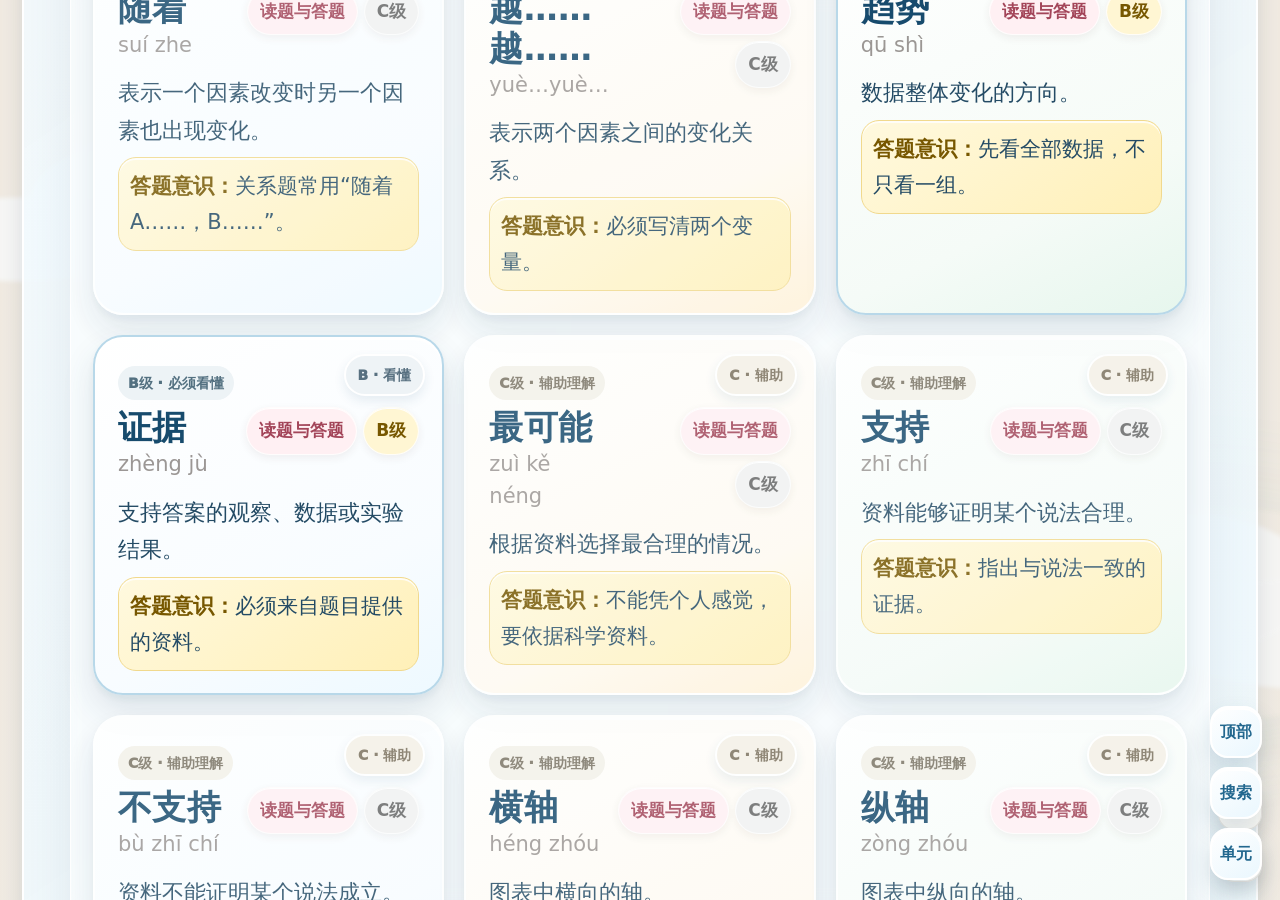
<file: index.html>
<!doctype html><html lang="zh-Hans"><head><meta charset="utf-8"><meta name="viewport" content="width=device-width,initial-scale=1,viewport-fit=cover"><meta http-equiv="Cache-Control" content="no-cache, no-store, must-revalidate"><meta http-equiv="Pragma" content="no-cache"><meta http-equiv="Expires" content="0"><meta name="theme-color" content="#f3f8f5"><meta name="description" content="四年级科学核心词汇、科学技能、单元重点与复习系统"><title>四年级科学核心词汇</title><style>html,body{margin:0;width:100%;height:100%;overflow:hidden;background:#eef7f6}iframe{width:100%;height:100%;border:0;display:block}</style></head><body><iframe id="app" title="四年级科学核心词汇" src="./%E5%9B%9B%E5%B9%B4%E7%BA%A7%E7%A7%91%E5%AD%A6_%E8%B6%85%E5%A4%A7%E5%AD%97%E4%BD%93%E7%89%88.html?v=20260912-v406complete"></iframe><script src="./app-upgrade.js?v=20260912-v406complete"></script><script src="./hero-style-fix.js?v=20260912-v406complete"></script><script src="./decoder-image-replace.js?v=20260912-v406complete"></script><script src="./product-six-upgrade.js?v=20260912-v406complete"></script><script src="./premium-header.js?v=20260912-v406complete"></script><script src="./visual-sections-upgrade.js?v=20260912-v406complete"></script><script src="./v1-product-polish.js?v=20260912-v406complete"></script><script src="./v11-usability.js?v=20260912-v406complete"></script><script src="./v12-content-audit.js?v=20260912-v406complete"></script><script src="./v13-visual-unify.js?v=20260912-v406complete"></script><script src="./v14-learning-world.js?v=20260912-v406complete"></script><script src="./v15-unit-hero-art.js?v=20260912-v406complete"></script><script src="./v16-independent-heroes.js?v=20260912-v406complete"></script><script src="./v17-toolbox-visual.js?v=20260912-v406complete"></script><script src="./v18-toolbox-premium-ui.js?v=20260912-v406complete"></script><script src="./v19-toolbox-images.js?v=20260912-v406complete"></script><script src="./v20-image-render-fix.js?v=20260912-v406complete"></script><script src="./v22-base64-sprite-fix.js?v=20260912-v406complete"></script><script src="./v23-compact-fusion.js?v=20260912-v406complete"></script><script src="./v24-learning-interactions.js?v=20260912-v406complete"></script><script src="./v25-smart-review.js?v=20260912-v406complete"></script><script src="./v26-final-audit.js?v=20260912-v406complete"></script><script src="./v27-unified-ui.js?v=20260912-v406complete"></script><script src="./v28-unified-visuals.js?v=20260912-v406complete"></script><script src="./v29-premium-editorial.js?v=20260912-v406complete"></script><script src="./v30-content-learning-path.js?v=20260912-v406complete"></script><script src="./v31-unit-core-guides.js?v=20260912-v406complete"></script><script src="./v32-vocab-tier-cleanup.js?v=20260912-v406complete"></script><script src="./v33-learning-experience.js?v=20260912-v406complete"></script><script src="./v34-final-content-qa.js?v=20260912-v406complete"></script><script src="./v40-release-polish.js?v=20260912-v406complete"></script><script src="./v401-stability-fix.js?v=20260912-v406complete"></script><script src="./v402-checklist-progress.js?v=20260912-v406complete"></script><script src="./v403-native-checkbox-fix.js?v=20260912-v406complete"></script><script src="./v404-unit-review.js?v=20260912-v406complete"></script><script src="./v405-mastery-suite.js?v=20260912-v406complete"></script><script src="./v406-review-expansion.js?v=20260912-v406complete"></script></body></html>
</file>
